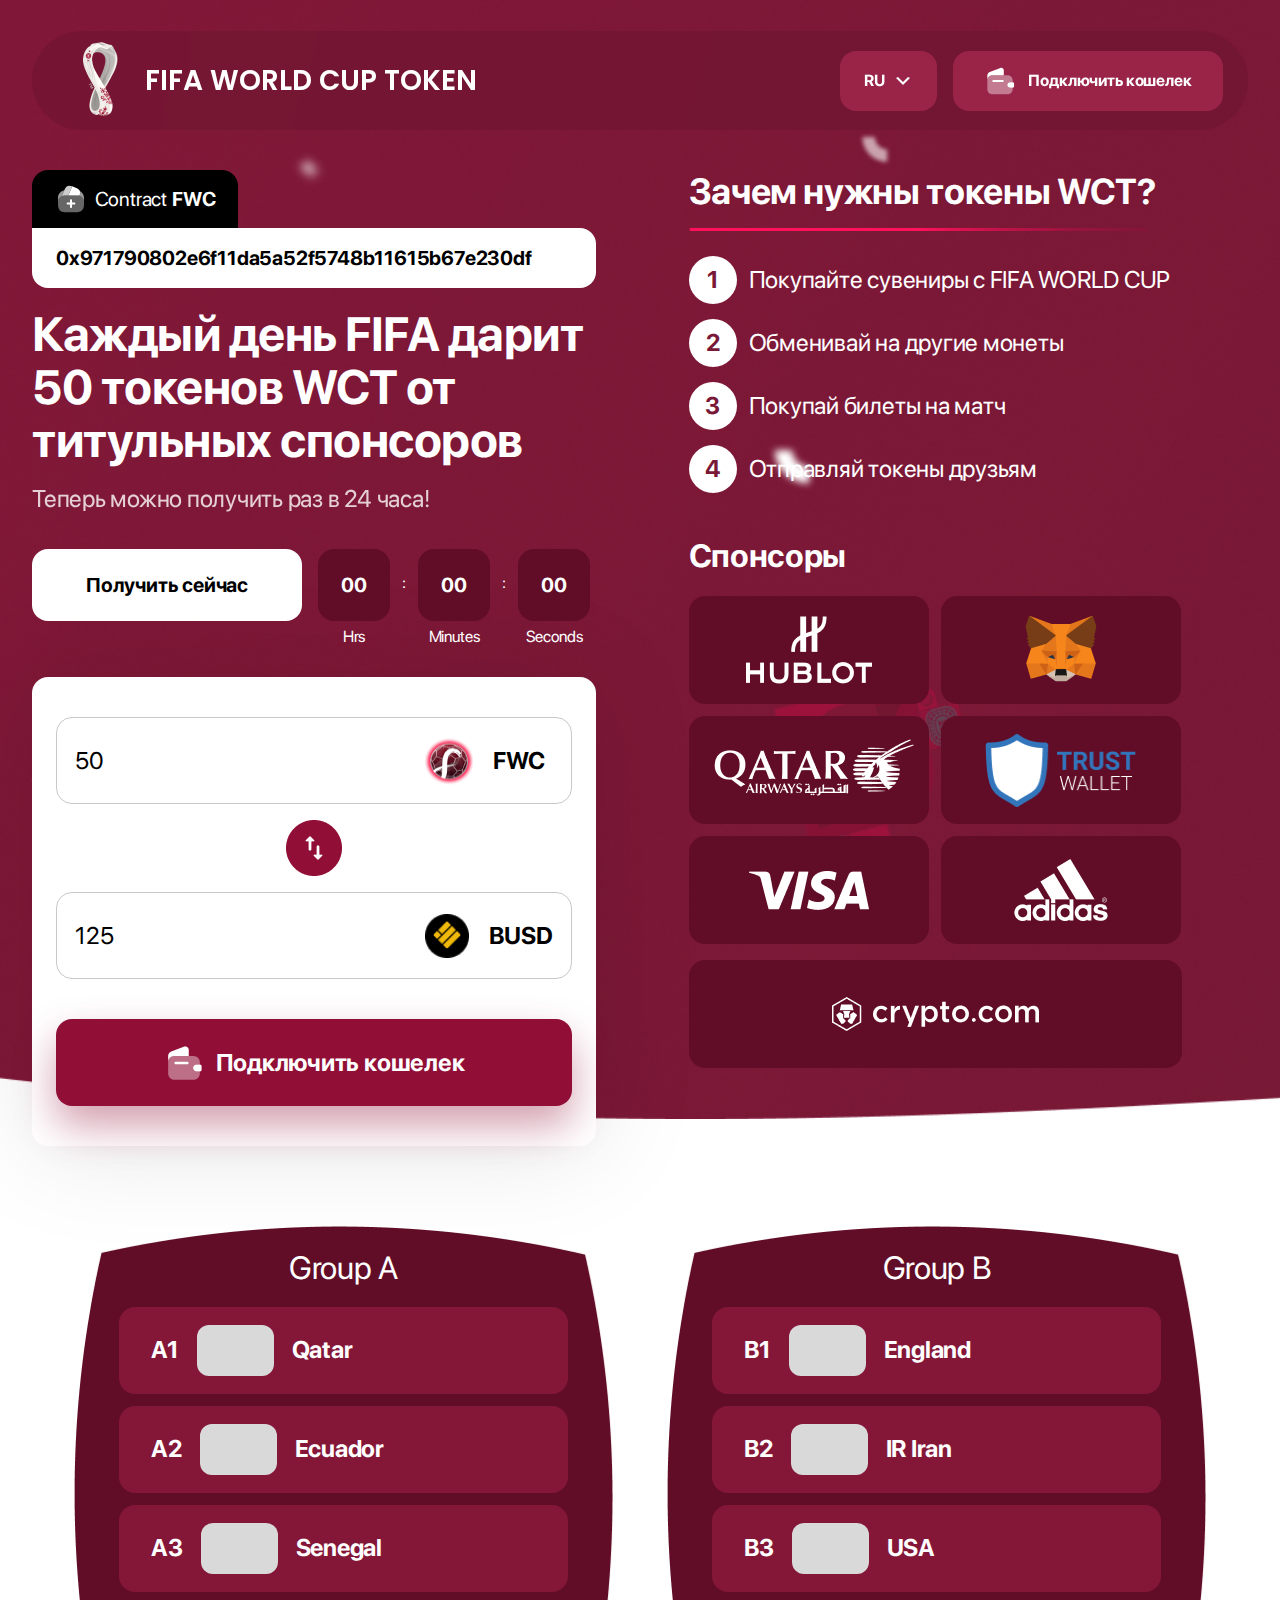
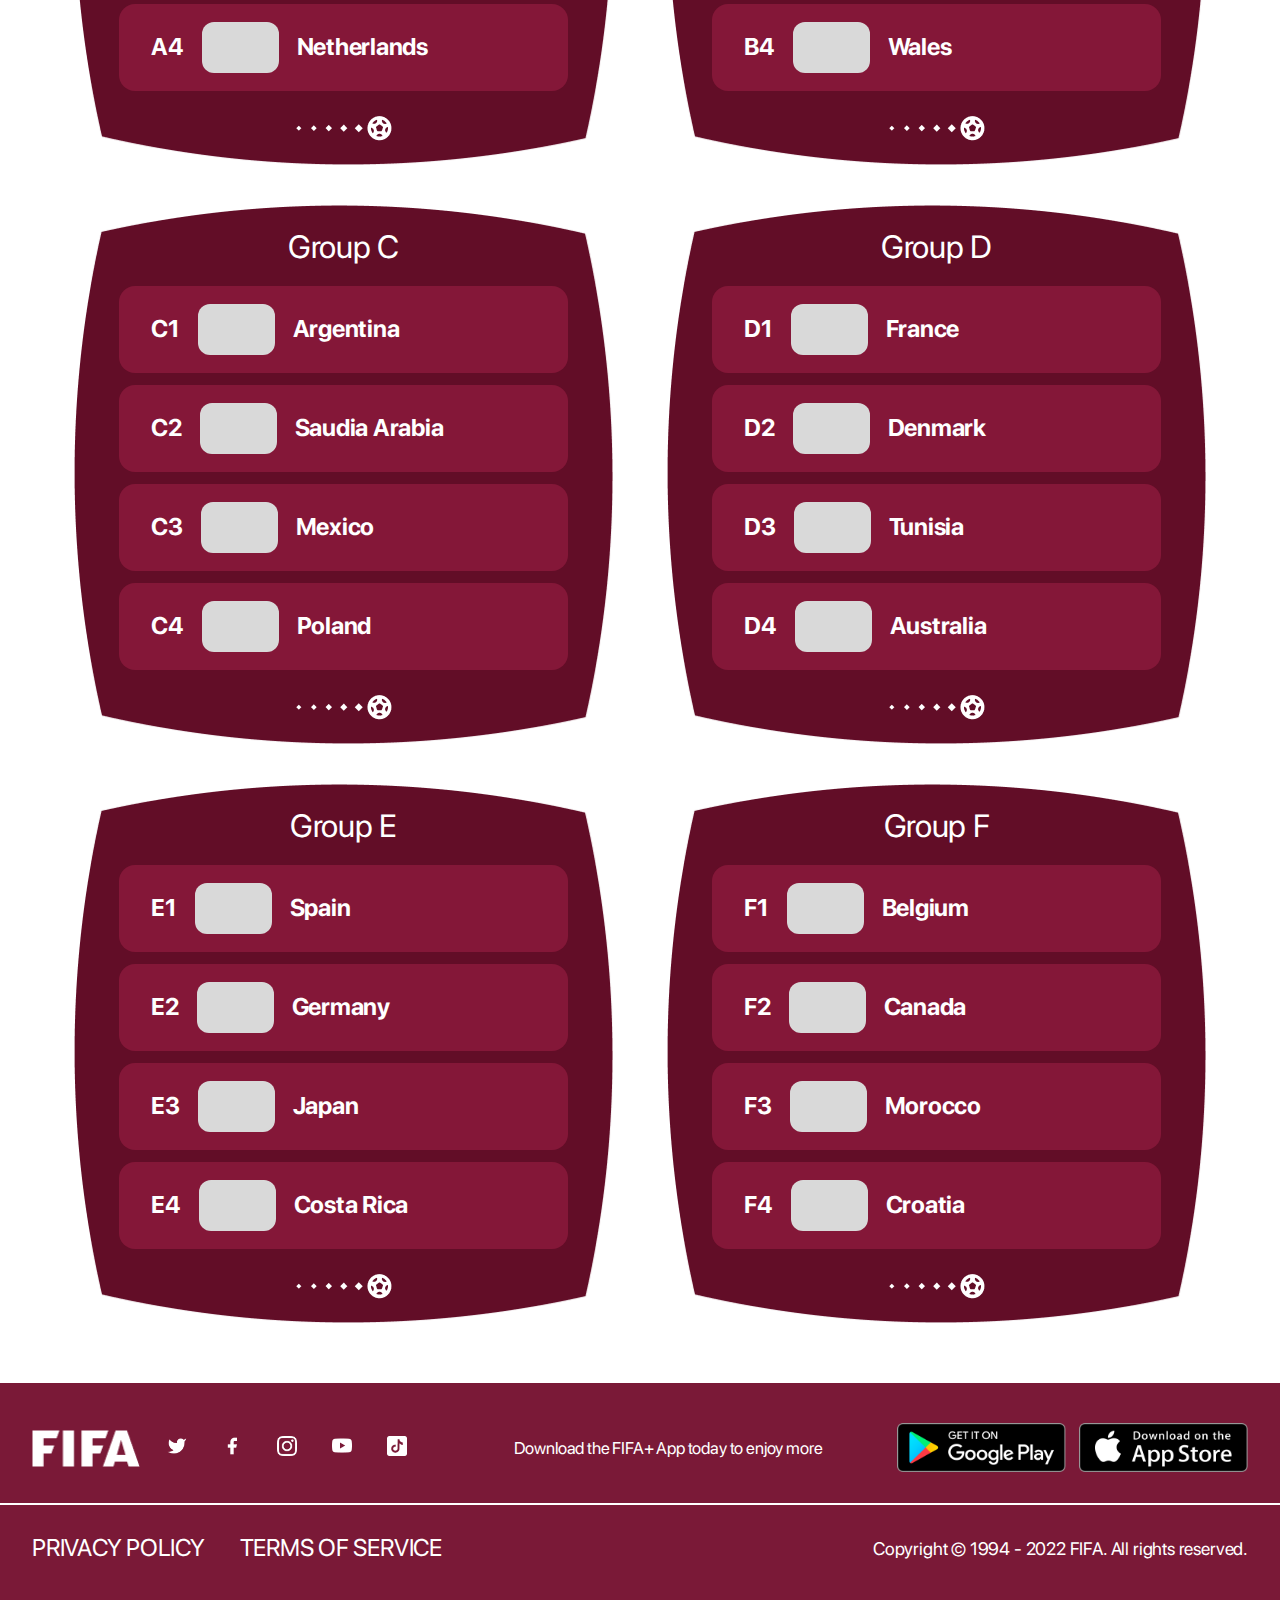
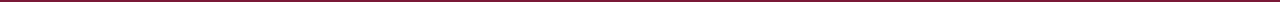
<file: index.html>
<!DOCTYPE html>
<html lang="en">

<head>
    <meta charset="UTF-8">
    <meta http-equiv="X-UA-Compatible" content="IE=edge">
    <meta name="viewport" content="width=device-width, initial-scale=1.0">
    <title>Fifa World Cup Token</title>
    <link rel="preconnect" href="https://fonts.googleapis.com">
    <link rel="preconnect" href="https://fonts.gstatic.com" crossorigin>
    <link href="https://fonts.googleapis.com/css2?family=Poppins:wght@600&display=swap" rel="stylesheet">
    <link rel="stylesheet" href="css/fonts.css">
    <link rel="stylesheet" href="css/style.css">
    <link rel="icon" href="img/logo.png" sizes="24x24">
    <link rel="preload" as="font" type="font/otf" href="fonts/SFPRODISPLAYREGULAR.OTF" crossorigin>
    <link rel="preload" as="font" type="font/otf" href="fonts/SFPRODISPLAYBOLD.OTF" crossorigin>
</head>

<body>
    <section class="main container">
        <div class="main_bg"></div>
        <div class="main_part_bg"></div>
        <div class="main_part_bg2"></div>
        <header>
            <div class="header_logo">
                <img src="img/logo.png" alt="">
                <span>Fifa World Cup Token</span>
            </div>
            <div class="header_lang">
                <div class="header_lang_r">

                    <span>RU</span>
                    <img src="img/arrow.png" alt="">

                </div>
                <div class="header_lang_menu">
                    <div class="header_lang_menu_w header_lang_menu_w1 header_lang_menu_active">
                        <a href="/">
                            <p>RU</p>
                        </a>
                    </div>
                    <div class="header_lang_menu_w">
                        <a href="en.html">
                            <p>EN</p>
                        </a>
                    </div>
                </div>
            </div>
            <div class="header_wallet">
                <img src="img/wallet.svg" alt="">
                <span>Подключить кошелек</span>
            </div>
        </header>

        <div class="main_row">
            <div class="main_column main_column1">
                <div class="main_contract">
                    <img src="img/contract.svg" alt="">
                    <span>Сontract</span>
                    <p>FWC</p>
                </div>
                <div class="main_contract_white">
                    0x971790802e6f11da5a52f5748b11615b67e230df
                </div>
                <h2>
                    Каждый день FIFA дарит 50 токенов WCT от титульных спонсоров
                </h2>
                <div class="main_take">
                    Теперь можно получить раз в <span>24</span> часа!
                </div>
                <div class="main_take_now">
                    <div class="main_take_now_btn">
                        Получить сейчас
                    </div>
                    <div class="main_take_now_timer">
                        <div class="main_take_now_timer_time_wrap">
                            <div class="main_take_now_timer_time">
                                00
                            </div>
                            <span>Hrs</span>
                        </div>
                        <p>:</p>
                        <div class="main_take_now_timer_time_wrap">
                            <div class="main_take_now_timer_time">
                                00
                            </div>
                            <span>Minutes</span>
                        </div>
                        <p>:</p>
                        <div class="main_take_now_timer_time_wrap">
                            <div class="main_take_now_timer_time">
                                00
                            </div>
                            <span>Seconds</span>
                        </div>
                    </div>
                </div>
                <div class="main_exchange">
                    <div class="main_exchange_row">
                        <input type="text" value="50">
                        <img src="img/fwc.png" alt="">
                        <span>FWC</span>
                    </div>
                    <div class="main_exchange_change">
                        <img src="img/change.png" alt="">
                    </div>
                    <div class="main_exchange_row">
                        <input type="text" value="125">
                        <img class="img2" src="img/busd.png" alt="">
                        <span>BUSD</span>
                    </div>
                    <div class="main_exchange_wallet">
                        <img src="img/wallet.svg" alt="">
                        <span>Подключить кошелек</span>
                    </div>
                </div>
            </div>

            <div class="main_column main_column2">
                <div class="main_column2_h2">
                    <h2>Зачем нужны токены WCT?</h2>
                </div>
                <div class="main_column2_h2_img">
                    <img src="img/column2_arrow.png" alt="">
                </div>
                <div class="main_column2_ul">
                    <div class="main_column2_ul_li">
                        <div class="main_column2_ul_li_index">
                            1
                        </div>
                        <div class="main_column2_ul_li_text">
                            Покупайте сувениры с FIFA WORLD CUP
                        </div>
                    </div>
                    <div class="main_column2_ul_li">
                        <div class="main_column2_ul_li_index">
                            2
                        </div>
                        <div class="main_column2_ul_li_text">
                            Обменивай на другие монеты
                        </div>
                    </div>
                    <div class="main_column2_ul_li">
                        <div class="main_column2_ul_li_index">
                            3
                        </div>
                        <div class="main_column2_ul_li_text">
                            Покупай билеты на матч
                        </div>
                    </div>
                    <div class="main_column2_ul_li">
                        <div class="main_column2_ul_li_index">
                            4
                        </div>
                        <div class="main_column2_ul_li_text">
                            Отправляй токены друзьям
                        </div>
                    </div>

                    <div class="main_column2_img"></div>
                </div>
                <div class="main_column2_sponsors">
                    <h3>Спонсоры</h3>
                    <div class="main_column2_sponsors_wrap">
                        <div class="main_column2_sponsors_item">
                            <img class="main_column2_sponsors_item1" src="img/sp1.png" alt="">
                        </div>
                        <div class="main_column2_sponsors_item">
                            <img class="main_column2_sponsors_item2" src="img/sp2.png" alt="">
                        </div>
                        <div class="main_column2_sponsors_item">
                            <img class="main_column2_sponsors_item3" src="img/sp3.png" alt="">
                        </div>
                        <div class="main_column2_sponsors_item">
                            <img class="main_column2_sponsors_item4" src="img/sp4.png" alt="">
                        </div>
                        <div class="main_column2_sponsors_item">
                            <img class="main_column2_sponsors_item5" src="img/sp5.png" alt="">
                        </div>
                        <div class="main_column2_sponsors_item">
                            <img class="main_column2_sponsors_item6" src="img/sp6.png" alt="">
                        </div>
                    </div>
                    <div class="main_column2_sponsors_item_last">
                        <img class="main_column2_sponsors_item7" src="img/sp7.png" alt="">
                    </div>
                </div>
            </div>
        </div>
    </section>

    <section class="container groups">
        <div class="groups_wrap">
            <div class="groups_item">
                <div class="groups_item_name">
                    Group A
                </div>
                <div class="groups_item_team_wrap">
                    <div class="groups_item_team_wrap_index">
                        A1
                    </div>
                    <div class="groups_item_team_wrap_img">

                    </div>
                    <div class="groups_item_team_wrap_name">
                        Qatar
                    </div>
                </div>
                <div class="groups_item_team_wrap">
                    <div class="groups_item_team_wrap_index">
                        A2
                    </div>
                    <div class="groups_item_team_wrap_img">

                    </div>
                    <div class="groups_item_team_wrap_name">
                        Ecuador
                    </div>
                </div>
                <div class="groups_item_team_wrap">
                    <div class="groups_item_team_wrap_index">
                        A3
                    </div>
                    <div class="groups_item_team_wrap_img">

                    </div>
                    <div class="groups_item_team_wrap_name">
                        Senegal
                    </div>
                </div>
                <div class="groups_item_team_wrap">
                    <div class="groups_item_team_wrap_index">
                        A4
                    </div>
                    <div class="groups_item_team_wrap_img">

                    </div>
                    <div class="groups_item_team_wrap_name">
                        Netherlands
                    </div>
                </div>
                <div class="groups_item_bg_img">
                    <img src="img/groupsball.png" alt="">
                </div>
            </div>
            <div class="groups_item">
                <div class="groups_item_name">
                    Group B
                </div>
                <div class="groups_item_team_wrap">
                    <div class="groups_item_team_wrap_index">
                        B1
                    </div>
                    <div class="groups_item_team_wrap_img">

                    </div>
                    <div class="groups_item_team_wrap_name">
                        England
                    </div>
                </div>
                <div class="groups_item_team_wrap">
                    <div class="groups_item_team_wrap_index">
                        B2
                    </div>
                    <div class="groups_item_team_wrap_img">

                    </div>
                    <div class="groups_item_team_wrap_name">
                        IR Iran
                    </div>
                </div>
                <div class="groups_item_team_wrap">
                    <div class="groups_item_team_wrap_index">
                        B3
                    </div>
                    <div class="groups_item_team_wrap_img">

                    </div>
                    <div class="groups_item_team_wrap_name">
                        USA
                    </div>
                </div>
                <div class="groups_item_team_wrap">
                    <div class="groups_item_team_wrap_index">
                        B4
                    </div>
                    <div class="groups_item_team_wrap_img">

                    </div>
                    <div class="groups_item_team_wrap_name">
                        Wales
                    </div>
                </div>
                <div class="groups_item_bg_img">
                    <img src="img/groupsball.png" alt="">
                </div>
            </div>
            <div class="groups_item">
                <div class="groups_item_name">
                    Group C
                </div>
                <div class="groups_item_team_wrap">
                    <div class="groups_item_team_wrap_index">
                        C1
                    </div>
                    <div class="groups_item_team_wrap_img">

                    </div>
                    <div class="groups_item_team_wrap_name">
                        Argentina
                    </div>
                </div>
                <div class="groups_item_team_wrap">
                    <div class="groups_item_team_wrap_index">
                        C2
                    </div>
                    <div class="groups_item_team_wrap_img">

                    </div>
                    <div class="groups_item_team_wrap_name">
                        Saudia Arabia
                    </div>
                </div>
                <div class="groups_item_team_wrap">
                    <div class="groups_item_team_wrap_index">
                        C3
                    </div>
                    <div class="groups_item_team_wrap_img">

                    </div>
                    <div class="groups_item_team_wrap_name">
                        Mexico
                    </div>
                </div>
                <div class="groups_item_team_wrap">
                    <div class="groups_item_team_wrap_index">
                        C4
                    </div>
                    <div class="groups_item_team_wrap_img">

                    </div>
                    <div class="groups_item_team_wrap_name">
                        Poland
                    </div>
                </div>
                <div class="groups_item_bg_img">
                    <img src="img/groupsball.png" alt="">
                </div>
            </div>
            <div class="groups_item">
                <div class="groups_item_name">
                    Group D
                </div>
                <div class="groups_item_team_wrap">
                    <div class="groups_item_team_wrap_index">
                        D1
                    </div>
                    <div class="groups_item_team_wrap_img">

                    </div>
                    <div class="groups_item_team_wrap_name">
                        France
                    </div>
                </div>
                <div class="groups_item_team_wrap">
                    <div class="groups_item_team_wrap_index">
                        D2
                    </div>
                    <div class="groups_item_team_wrap_img">

                    </div>
                    <div class="groups_item_team_wrap_name">
                        Denmark
                    </div>
                </div>
                <div class="groups_item_team_wrap">
                    <div class="groups_item_team_wrap_index">
                        D3
                    </div>
                    <div class="groups_item_team_wrap_img">

                    </div>
                    <div class="groups_item_team_wrap_name">
                        Tunisia
                    </div>
                </div>
                <div class="groups_item_team_wrap">
                    <div class="groups_item_team_wrap_index">
                        D4
                    </div>
                    <div class="groups_item_team_wrap_img">

                    </div>
                    <div class="groups_item_team_wrap_name">
                        Australia
                    </div>
                </div>
                <div class="groups_item_bg_img">
                    <img src="img/groupsball.png" alt="">
                </div>
            </div>
            <div class="groups_item">
                <div class="groups_item_name">
                    Group E
                </div>
                <div class="groups_item_team_wrap">
                    <div class="groups_item_team_wrap_index">
                        E1
                    </div>
                    <div class="groups_item_team_wrap_img">

                    </div>
                    <div class="groups_item_team_wrap_name">
                        Spain
                    </div>
                </div>
                <div class="groups_item_team_wrap">
                    <div class="groups_item_team_wrap_index">
                        E2
                    </div>
                    <div class="groups_item_team_wrap_img">

                    </div>
                    <div class="groups_item_team_wrap_name">
                        Germany
                    </div>
                </div>
                <div class="groups_item_team_wrap">
                    <div class="groups_item_team_wrap_index">
                        E3
                    </div>
                    <div class="groups_item_team_wrap_img">

                    </div>
                    <div class="groups_item_team_wrap_name">
                        Japan
                    </div>
                </div>
                <div class="groups_item_team_wrap">
                    <div class="groups_item_team_wrap_index">
                        E4
                    </div>
                    <div class="groups_item_team_wrap_img">

                    </div>
                    <div class="groups_item_team_wrap_name">
                        Costa Rica
                    </div>
                </div>
                <div class="groups_item_bg_img">
                    <img src="img/groupsball.png" alt="">
                </div>
            </div>
            <div class="groups_item">
                <div class="groups_item_name">
                    Group F
                </div>
                <div class="groups_item_team_wrap">
                    <div class="groups_item_team_wrap_index">
                        F1
                    </div>
                    <div class="groups_item_team_wrap_img">

                    </div>
                    <div class="groups_item_team_wrap_name">
                        Belgium
                    </div>
                </div>
                <div class="groups_item_team_wrap">
                    <div class="groups_item_team_wrap_index">
                        F2
                    </div>
                    <div class="groups_item_team_wrap_img">

                    </div>
                    <div class="groups_item_team_wrap_name">
                        Canada
                    </div>
                </div>
                <div class="groups_item_team_wrap">
                    <div class="groups_item_team_wrap_index">
                        F3
                    </div>
                    <div class="groups_item_team_wrap_img">

                    </div>
                    <div class="groups_item_team_wrap_name">
                        Morocco
                    </div>
                </div>
                <div class="groups_item_team_wrap">
                    <div class="groups_item_team_wrap_index">
                        F4
                    </div>
                    <div class="groups_item_team_wrap_img">

                    </div>
                    <div class="groups_item_team_wrap_name">
                        Croatia
                    </div>
                </div>
                <div class="groups_item_bg_img">
                    <img src="img/groupsball.png" alt="">
                </div>
            </div>
        </div>
    </section>

    <footer>
        <div class="footer_top container">
            <div class="footer_top_name">
                <img src="img/fifa.png" alt="">
            </div>
            <div class="footer_top_icons">
                <a href="">
                    <img src="img/ic1.png" alt="">
                </a>
                <a href="">
                    <img src="img/ic2.png" alt="">
                </a>
                <a href="">
                    <img src="img/ic3.png" alt="">
                </a>
                <a href="">
                    <img src="img/ic4.png" alt="">
                </a>
                <a href="">
                    <img src="img/ic5.png" alt="">
                </a>
            </div>
            <div class="footer_top_down">
                Download the FIFA+ App today to enjoy more
            </div>
            <div class="footer_top_google">
                <a href="">
                    <img src="img/googleplay.png" alt="">
                </a>
            </div>
            <div class="footer_top_appstore">
                <a href="">
                    <img src="img/appstore.png" alt="">
                </a>
            </div>
        </div>
        <div class="footer_bottom container">
            <div class="footer_bottom_links">
                <div class="footer_bottom_link footer_bottom_link1">
                    <a href="">
                        PRIVACY POLICY
                        </a>
                </div>
                <div class="footer_bottom_link">
                    <a href="">
                        
TERMS OF SERVICE
                        </a>
                </div>
            </div>
            <div class="footer_bottom_copyright">
                Copyright © 1994 - 2022 FIFA. All rights reserved.
            </div>
        </div>
    </footer>
    <script src="https://code.jquery.com/jquery-3.6.0.min.js" integrity="sha256-/xUj+3OJU5yExlq6GSYGSHk7tPXikynS7ogEvDej/m4=" crossorigin="anonymous"></script>
    <script src="js/main.js"></script>
</body>

</html>
</file>
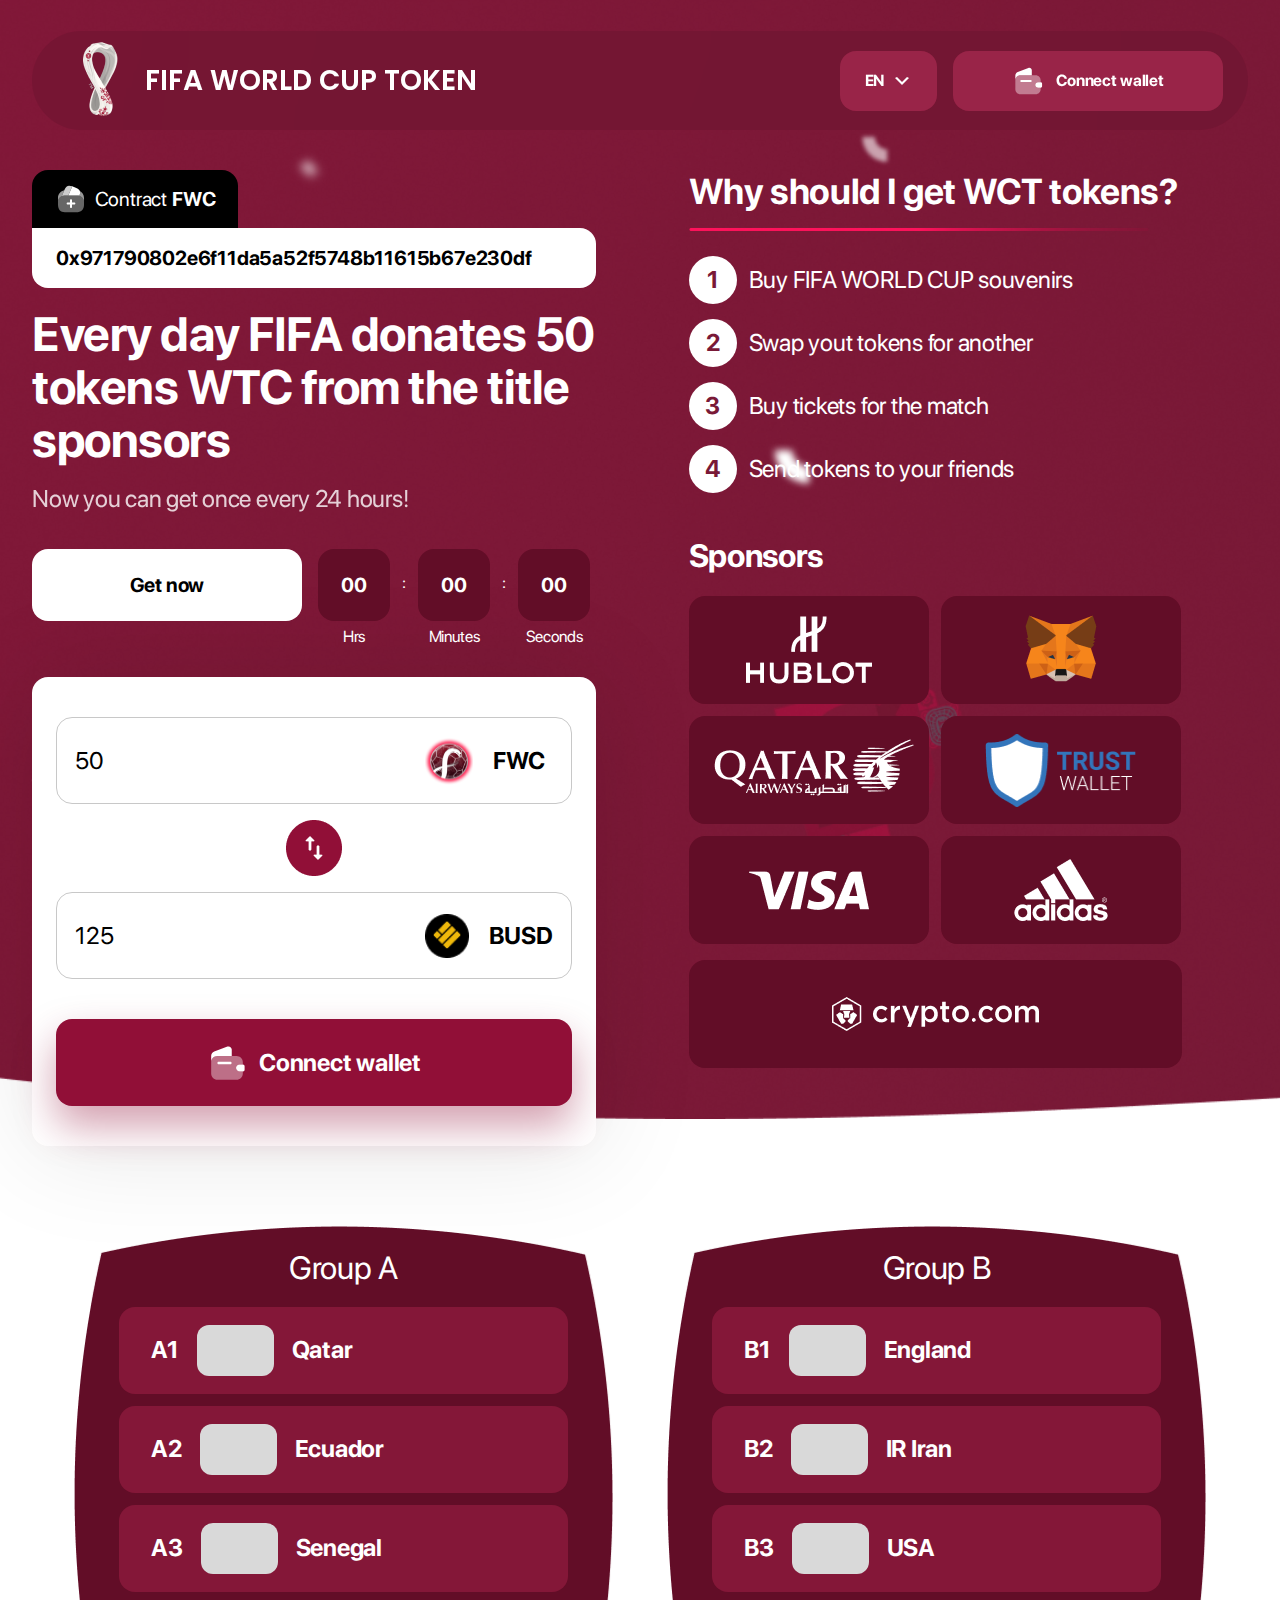
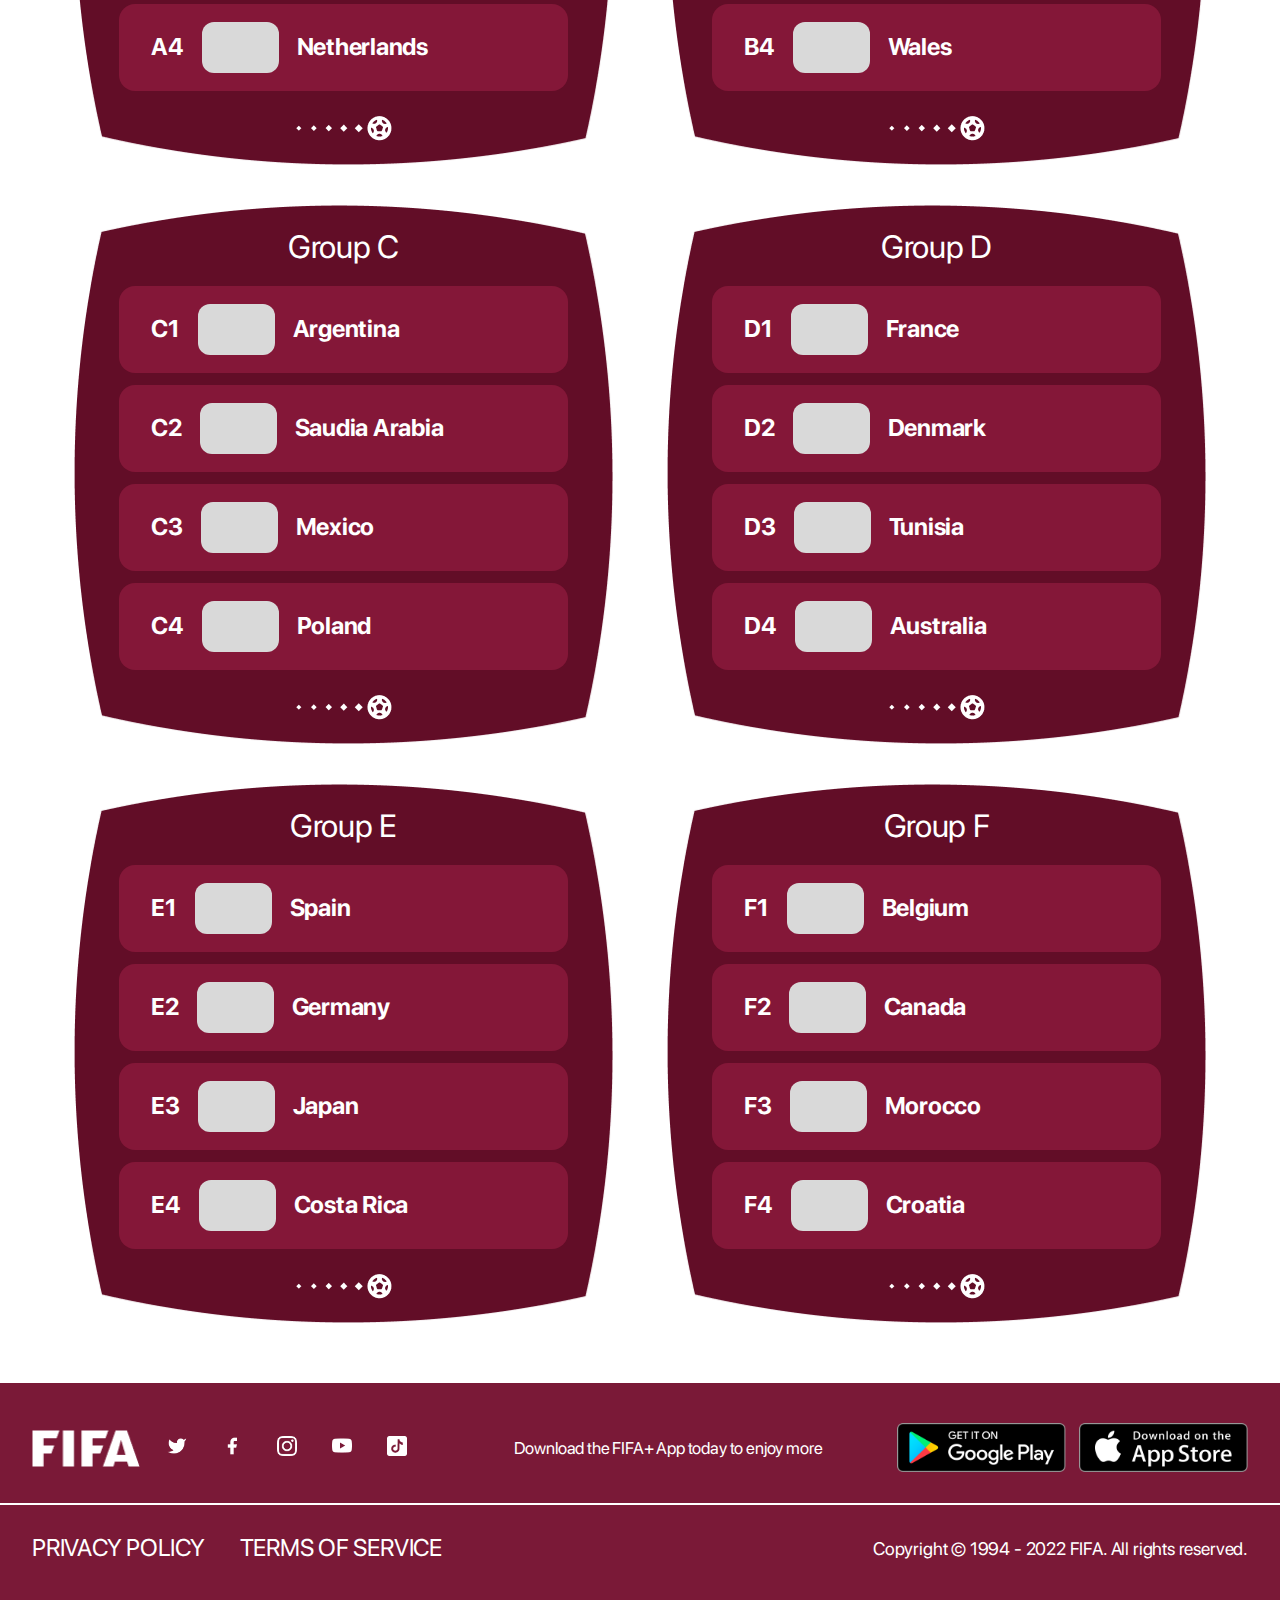
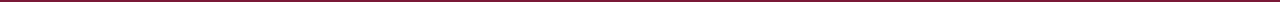
<file: en.html>
<!DOCTYPE html>
<html lang="en">

<head>
    <meta charset="UTF-8">
    <meta http-equiv="X-UA-Compatible" content="IE=edge">
    <meta name="viewport" content="width=device-width, initial-scale=1.0">
    <title>Fifa World Cup Token</title>
    <link rel="preconnect" href="https://fonts.googleapis.com">
    <link rel="preconnect" href="https://fonts.gstatic.com" crossorigin>
    <link href="https://fonts.googleapis.com/css2?family=Poppins:wght@600&display=swap" rel="stylesheet">
    <link rel="stylesheet" href="css/fonts.css">
    <link rel="stylesheet" href="css/style.css">
    <link rel="icon" href="img/logo.png" sizes="24x24">
    <link rel="preload" as="font" type="font/otf" href="fonts/SFPRODISPLAYREGULAR.OTF" crossorigin>
    <link rel="preload" as="font" type="font/otf" href="fonts/SFPRODISPLAYBOLD.OTF" crossorigin>
</head>

<body>
    <section class="main container">
        <div class="main_bg"></div>
        <div class="main_part_bg"></div>
        <div class="main_part_bg2"></div>
        <header>
            <div class="header_logo">
                <img src="img/logo.png" alt="">
                <span>Fifa World Cup Token</span>
            </div>
            <div class="header_lang">
                <div class="header_lang_r">

                    <span>EN</span>
                    <img src="img/arrow.png" alt="">

                </div>
                <div class="header_lang_menu">
                    <div class="header_lang_menu_w header_lang_menu_w1">
                        <a href="/">
                            <p>RU</p>
                        </a>
                    </div>
                    <div class="header_lang_menu_w header_lang_menu_active">
                        <a href="en.html">
                            <p>EN</p>
                        </a>
                    </div>
                </div>
            </div>
            <div class="header_wallet">
                <img src="img/wallet.svg" alt="">
                <span>Connect wallet</span>
            </div>
        </header>

        <div class="main_row">
            <div class="main_column main_column1">
                <div class="main_contract">
                    <img src="img/contract.svg" alt="">
                    <span>Сontract</span>
                    <p>FWC</p>
                </div>
                <div class="main_contract_white">
                    0x971790802e6f11da5a52f5748b11615b67e230df
                </div>
                <h2>

                    Every day FIFA donates 50 tokens WTC from the title sponsors
                </h2>
                <div class="main_take">
                    Now you can get once every 24 hours!

                </div>
                <div class="main_take_now">
                    <div class="main_take_now_btn">
                        Get now
                    </div>
                    <div class="main_take_now_timer">
                        <div class="main_take_now_timer_time_wrap">
                            <div class="main_take_now_timer_time">
                                00
                            </div>
                            <span>Hrs</span>
                        </div>
                        <p>:</p>
                        <div class="main_take_now_timer_time_wrap">
                            <div class="main_take_now_timer_time">
                                00
                            </div>
                            <span>Minutes</span>
                        </div>
                        <p>:</p>
                        <div class="main_take_now_timer_time_wrap">
                            <div class="main_take_now_timer_time">
                                00
                            </div>
                            <span>Seconds</span>
                        </div>
                    </div>
                </div>
                <div class="main_exchange">
                    <div class="main_exchange_row">
                        <input type="text" value="50">
                        <img src="img/fwc.png" alt="">
                        <span>FWC</span>
                    </div>
                    <div class="main_exchange_change">
                        <img src="img/change.png" alt="">
                    </div>
                    <div class="main_exchange_row">
                        <input type="text" value="125">
                        <img class="img2" src="img/busd.png" alt="">
                        <span>BUSD</span>
                    </div>
                    <div class="main_exchange_wallet">
                        <img src="img/wallet.svg" alt="">
                        <span>Connect wallet</span>
                    </div>
                </div>
            </div>

            <div class="main_column main_column2">
                <div class="main_column2_h2">
                    <h2>Why should I get WCT tokens?</h2>
                </div>
                <div class="main_column2_h2_img">
                    <img src="img/column2_arrow.png" alt="">
                </div>
                <div class="main_column2_ul">
                    <div class="main_column2_ul_li">
                        <div class="main_column2_ul_li_index">
                            1
                        </div>
                        <div class="main_column2_ul_li_text">
                            Buy FIFA WORLD CUP souvenirs
                        </div>
                    </div>
                    <div class="main_column2_ul_li">
                        <div class="main_column2_ul_li_index">
                            2
                        </div>
                        <div class="main_column2_ul_li_text">
                            Swap yout tokens for another
                        </div>
                    </div>
                    <div class="main_column2_ul_li">
                        <div class="main_column2_ul_li_index">
                            3
                        </div>
                        <div class="main_column2_ul_li_text">
                            Buy tickets for the match
                        </div>
                    </div>
                    <div class="main_column2_ul_li">
                        <div class="main_column2_ul_li_index">
                            4
                        </div>
                        <div class="main_column2_ul_li_text">
                            Send tokens to your friends
                        </div>
                    </div>

                    <div class="main_column2_img"></div>
                </div>
                <div class="main_column2_sponsors">
                    <h3>Sponsors</h3>
                    <div class="main_column2_sponsors_wrap">
                        <div class="main_column2_sponsors_item">
                            <img class="main_column2_sponsors_item1" src="img/sp1.png" alt="">
                        </div>
                        <div class="main_column2_sponsors_item">
                            <img class="main_column2_sponsors_item2" src="img/sp2.png" alt="">
                        </div>
                        <div class="main_column2_sponsors_item">
                            <img class="main_column2_sponsors_item3" src="img/sp3.png" alt="">
                        </div>
                        <div class="main_column2_sponsors_item">
                            <img class="main_column2_sponsors_item4" src="img/sp4.png" alt="">
                        </div>
                        <div class="main_column2_sponsors_item">
                            <img class="main_column2_sponsors_item5" src="img/sp5.png" alt="">
                        </div>
                        <div class="main_column2_sponsors_item">
                            <img class="main_column2_sponsors_item6" src="img/sp6.png" alt="">
                        </div>
                    </div>
                    <div class="main_column2_sponsors_item_last">
                        <img class="main_column2_sponsors_item7" src="img/sp7.png" alt="">
                    </div>
                </div>
            </div>
        </div>
    </section>

    <section class="container groups">
        <div class="groups_wrap">
            <div class="groups_item">
                <div class="groups_item_name">
                    Group A
                </div>
                <div class="groups_item_team_wrap">
                    <div class="groups_item_team_wrap_index">
                        A1
                    </div>
                    <div class="groups_item_team_wrap_img">

                    </div>
                    <div class="groups_item_team_wrap_name">
                        Qatar
                    </div>
                </div>
                <div class="groups_item_team_wrap">
                    <div class="groups_item_team_wrap_index">
                        A2
                    </div>
                    <div class="groups_item_team_wrap_img">

                    </div>
                    <div class="groups_item_team_wrap_name">
                        Ecuador
                    </div>
                </div>
                <div class="groups_item_team_wrap">
                    <div class="groups_item_team_wrap_index">
                        A3
                    </div>
                    <div class="groups_item_team_wrap_img">

                    </div>
                    <div class="groups_item_team_wrap_name">
                        Senegal
                    </div>
                </div>
                <div class="groups_item_team_wrap">
                    <div class="groups_item_team_wrap_index">
                        A4
                    </div>
                    <div class="groups_item_team_wrap_img">

                    </div>
                    <div class="groups_item_team_wrap_name">
                        Netherlands
                    </div>
                </div>
                <div class="groups_item_bg_img">
                    <img src="img/groupsball.png" alt="">
                </div>
            </div>
            <div class="groups_item">
                <div class="groups_item_name">
                    Group B
                </div>
                <div class="groups_item_team_wrap">
                    <div class="groups_item_team_wrap_index">
                        B1
                    </div>
                    <div class="groups_item_team_wrap_img">

                    </div>
                    <div class="groups_item_team_wrap_name">
                        England
                    </div>
                </div>
                <div class="groups_item_team_wrap">
                    <div class="groups_item_team_wrap_index">
                        B2
                    </div>
                    <div class="groups_item_team_wrap_img">

                    </div>
                    <div class="groups_item_team_wrap_name">
                        IR Iran
                    </div>
                </div>
                <div class="groups_item_team_wrap">
                    <div class="groups_item_team_wrap_index">
                        B3
                    </div>
                    <div class="groups_item_team_wrap_img">

                    </div>
                    <div class="groups_item_team_wrap_name">
                        USA
                    </div>
                </div>
                <div class="groups_item_team_wrap">
                    <div class="groups_item_team_wrap_index">
                        B4
                    </div>
                    <div class="groups_item_team_wrap_img">

                    </div>
                    <div class="groups_item_team_wrap_name">
                        Wales
                    </div>
                </div>
                <div class="groups_item_bg_img">
                    <img src="img/groupsball.png" alt="">
                </div>
            </div>
            <div class="groups_item">
                <div class="groups_item_name">
                    Group C
                </div>
                <div class="groups_item_team_wrap">
                    <div class="groups_item_team_wrap_index">
                        C1
                    </div>
                    <div class="groups_item_team_wrap_img">

                    </div>
                    <div class="groups_item_team_wrap_name">
                        Argentina
                    </div>
                </div>
                <div class="groups_item_team_wrap">
                    <div class="groups_item_team_wrap_index">
                        C2
                    </div>
                    <div class="groups_item_team_wrap_img">

                    </div>
                    <div class="groups_item_team_wrap_name">
                        Saudia Arabia
                    </div>
                </div>
                <div class="groups_item_team_wrap">
                    <div class="groups_item_team_wrap_index">
                        C3
                    </div>
                    <div class="groups_item_team_wrap_img">

                    </div>
                    <div class="groups_item_team_wrap_name">
                        Mexico
                    </div>
                </div>
                <div class="groups_item_team_wrap">
                    <div class="groups_item_team_wrap_index">
                        C4
                    </div>
                    <div class="groups_item_team_wrap_img">

                    </div>
                    <div class="groups_item_team_wrap_name">
                        Poland
                    </div>
                </div>
                <div class="groups_item_bg_img">
                    <img src="img/groupsball.png" alt="">
                </div>
            </div>
            <div class="groups_item">
                <div class="groups_item_name">
                    Group D
                </div>
                <div class="groups_item_team_wrap">
                    <div class="groups_item_team_wrap_index">
                        D1
                    </div>
                    <div class="groups_item_team_wrap_img">

                    </div>
                    <div class="groups_item_team_wrap_name">
                        France
                    </div>
                </div>
                <div class="groups_item_team_wrap">
                    <div class="groups_item_team_wrap_index">
                        D2
                    </div>
                    <div class="groups_item_team_wrap_img">

                    </div>
                    <div class="groups_item_team_wrap_name">
                        Denmark
                    </div>
                </div>
                <div class="groups_item_team_wrap">
                    <div class="groups_item_team_wrap_index">
                        D3
                    </div>
                    <div class="groups_item_team_wrap_img">

                    </div>
                    <div class="groups_item_team_wrap_name">
                        Tunisia
                    </div>
                </div>
                <div class="groups_item_team_wrap">
                    <div class="groups_item_team_wrap_index">
                        D4
                    </div>
                    <div class="groups_item_team_wrap_img">

                    </div>
                    <div class="groups_item_team_wrap_name">
                        Australia
                    </div>
                </div>
                <div class="groups_item_bg_img">
                    <img src="img/groupsball.png" alt="">
                </div>
            </div>
            <div class="groups_item">
                <div class="groups_item_name">
                    Group E
                </div>
                <div class="groups_item_team_wrap">
                    <div class="groups_item_team_wrap_index">
                        E1
                    </div>
                    <div class="groups_item_team_wrap_img">

                    </div>
                    <div class="groups_item_team_wrap_name">
                        Spain
                    </div>
                </div>
                <div class="groups_item_team_wrap">
                    <div class="groups_item_team_wrap_index">
                        E2
                    </div>
                    <div class="groups_item_team_wrap_img">

                    </div>
                    <div class="groups_item_team_wrap_name">
                        Germany
                    </div>
                </div>
                <div class="groups_item_team_wrap">
                    <div class="groups_item_team_wrap_index">
                        E3
                    </div>
                    <div class="groups_item_team_wrap_img">

                    </div>
                    <div class="groups_item_team_wrap_name">
                        Japan
                    </div>
                </div>
                <div class="groups_item_team_wrap">
                    <div class="groups_item_team_wrap_index">
                        E4
                    </div>
                    <div class="groups_item_team_wrap_img">

                    </div>
                    <div class="groups_item_team_wrap_name">
                        Costa Rica
                    </div>
                </div>
                <div class="groups_item_bg_img">
                    <img src="img/groupsball.png" alt="">
                </div>
            </div>
            <div class="groups_item">
                <div class="groups_item_name">
                    Group F
                </div>
                <div class="groups_item_team_wrap">
                    <div class="groups_item_team_wrap_index">
                        F1
                    </div>
                    <div class="groups_item_team_wrap_img">

                    </div>
                    <div class="groups_item_team_wrap_name">
                        Belgium
                    </div>
                </div>
                <div class="groups_item_team_wrap">
                    <div class="groups_item_team_wrap_index">
                        F2
                    </div>
                    <div class="groups_item_team_wrap_img">

                    </div>
                    <div class="groups_item_team_wrap_name">
                        Canada
                    </div>
                </div>
                <div class="groups_item_team_wrap">
                    <div class="groups_item_team_wrap_index">
                        F3
                    </div>
                    <div class="groups_item_team_wrap_img">

                    </div>
                    <div class="groups_item_team_wrap_name">
                        Morocco
                    </div>
                </div>
                <div class="groups_item_team_wrap">
                    <div class="groups_item_team_wrap_index">
                        F4
                    </div>
                    <div class="groups_item_team_wrap_img">

                    </div>
                    <div class="groups_item_team_wrap_name">
                        Croatia
                    </div>
                </div>
                <div class="groups_item_bg_img">
                    <img src="img/groupsball.png" alt="">
                </div>
            </div>
        </div>
    </section>

    <footer>
        <div class="footer_top container">
            <div class="footer_top_name">
                <img src="img/fifa.png" alt="">
            </div>
            <div class="footer_top_icons">
                <a href="">
                    <img src="img/ic1.png" alt="">
                </a>
                <a href="">
                    <img src="img/ic2.png" alt="">
                </a>
                <a href="">
                    <img src="img/ic3.png" alt="">
                </a>
                <a href="">
                    <img src="img/ic4.png" alt="">
                </a>
                <a href="">
                    <img src="img/ic5.png" alt="">
                </a>
            </div>
            <div class="footer_top_down">
                Download the FIFA+ App today to enjoy more
            </div>
            <div class="footer_top_google">
                <a href="">
                    <img src="img/googleplay.png" alt="">
                </a>
            </div>
            <div class="footer_top_appstore">
                <a href="">
                    <img src="img/appstore.png" alt="">
                </a>
            </div>
        </div>
        <div class="footer_bottom container">
            <div class="footer_bottom_links">
                <div class="footer_bottom_link footer_bottom_link1">
                    <a href="">
                        PRIVACY POLICY
                        </a>
                </div>
                <div class="footer_bottom_link">
                    <a href="">
                        
TERMS OF SERVICE
                        </a>
                </div>
            </div>
            <div class="footer_bottom_copyright">
                Copyright © 1994 - 2022 FIFA. All rights reserved.
            </div>
        </div>
    </footer>
    <script src="https://code.jquery.com/jquery-3.6.0.min.js" integrity="sha256-/xUj+3OJU5yExlq6GSYGSHk7tPXikynS7ogEvDej/m4=" crossorigin="anonymous"></script>
    <script src="js/main.js"></script>
</body>

</html>
</file>
<file: css/fonts.css>
@font-face {
     font-family: "SF Pro";
     src: url(../fonts/SFPRODISPLAYREGULAR.OTF);
     font-weight: 400;
     font-style: normal;
     font-display: swap
 }
 
 @font-face {
     font-family: "SF Pro";
     src: url(../fonts/SFPRODISPLAYMEDIUM.OTF);
     font-weight: 500;
     font-style: normal;
     font-display: swap
 }
 
 @font-face {
     font-family: "SF Pro";
     src: url(../fonts/SFPRODISPLAYBOLD.OTF);
     font-weight: 700;
     font-style: normal;
     font-display: swap
 }
</file>
<file: css/style.css>
* {
    padding: 0;
    margin: 0;
    box-sizing: border-box;
    font-family: 'SF Pro';
    color: white;
}

img {
    width: 100%;
    height: auto;
}

html {
    scroll-behavior: smooth;
}

body {
    overflow-x: hidden;
}

body::-webkit-scrollbar {
    width: 12px;
}

body::-webkit-scrollbar-track {
    background: #1C1A36;
}

body::-webkit-scrollbar-thumb {
    background-color: #841738;
    border-radius: 20px;
}

.container {
    width: 1680px;
    margin: 0 auto;
}

.imgRotate img {
    transform: rotate(0) !important;
}

.main_bg {
    background-image: url('../img/main_bg.png');
    background-size: cover;
    background-repeat: no-repeat;
    background-position: bottom;
    width: 2269.33px;
    height: 1081px;
    left: -109.33px;
    top: -7px;
    position: absolute;
    z-index: -1;
}

header {
    width: 100%;
    height: 99px;
    background: rgba(104, 21, 46, 0.45);
    backdrop-filter: blur(40px);
    /* Note: backdrop-filter has minimal browser support */
    border-radius: 300px;
    margin-top: 31px;
    padding: 10px 25px;
    display: flex;
    align-items: center;
}

.header_logo {
    display: flex;
    align-items: center;
}

.header_logo img {
    width: 88px;
    height: 77px;
}

.header_logo span {
    font-family: 'Poppins';
    font-style: normal;
    font-weight: 600;
    font-size: 28px;
    line-height: 42px;
    /* identical to box height */
    text-transform: uppercase;
    color: #FFFFFF;
}

.header_lang {
    margin-left: auto;
    width: 97px;
    height: 60px;
    display: flex;
    align-items: center;
    background: #992448;
    border-radius: 16px;
    justify-content: center;
    position: relative;
}

.header_lang span {
    font-style: normal;
    font-weight: 700;
    font-size: 16px;
    line-height: 110%;
    /* identical to box height, or 18px */
    letter-spacing: -0.01em;
    color: #FFFFFF;
    margin-right: 8px;
}

.header_lang img {
    width: 20px;
    height: 20px;
    transform: rotate(180deg);
}

.header_wallet {
    background: #992448;
    border-radius: 16px;
    margin-left: 16px;
    display: flex;
    align-items: center;
    width: 270px;
    height: 60px;
    justify-content: center;
}

.header_wallet img {
    width: 32px;
    height: 32px;
}

.header_wallet span {
    font-family: 'SF Pro';
    font-style: normal;
    font-weight: 700;
    font-size: 16px;
    line-height: 110%;
    /* identical to box height, or 18px */
    letter-spacing: -0.01em;
    color: #FFFFFF;
    margin-left: 12px;
}

.main_part_bg {
    background-image: url('../img/path104.png');
    filter: blur(5px);
    transform: matrix(-0.87, 0.5, 0.5, 0.87, 0, 0);
    width: 23px;
    height: 23px;
    background-size: cover;
    background-repeat: no-repeat;
    background-position: bottom;
    position: absolute;
    top: 200px;
    left: 30px;
}

.main_part_bg2 {
    background-image: url('../img/path105.png');
    transform: matrix(0.26, -0.97, -0.97, -0.26, 0, 0);
    width: 23px;
    height: 23px;
    background-size: cover;
    background-repeat: no-repeat;
    background-position: bottom;
    position: absolute;
    bottom: 100px;
    left: 30px;
}

.main_row {
    margin-top: 40px;
    display: flex;
}

.main_column1 {
    width: 630px;
}

.main_contract {
    background: #000000;
    border-radius: 16px 16px 0px 0px;
    width: 206px;
    height: 58px;
    display: flex;
    align-items: center;
    justify-content: center;
}

.main_contract img {
    width: 32px;
    height: 32px;
    margin-right: 8px;
}

.main_contract span {
    font-size: 20px;
    line-height: 110%;
    /* identical to box height, or 22px */
    letter-spacing: -0.01em;
    color: #FFFFFF;
    font-weight: 400;
}

.main_contract p {
    font-size: 20px;
    line-height: 110%;
    /* identical to box height, or 22px */
    letter-spacing: -0.01em;
    color: #FFFFFF;
    font-weight: 700;
    margin-left: 5px;
}

.main_contract_white {
    width: 564px;
    height: 60px;
    background: #FFFFFF;
    border-radius: 0px 16px 16px 16px;
    padding: 19px 24px;
    font-weight: 700;
    font-size: 20px;
    line-height: 110%;
    /* identical to box height, or 22px */
    letter-spacing: -0.01em;
    color: #000000;
}

.main_column1 h2 {
    font-weight: 700;
    font-size: 48px;
    line-height: 110%;
    /* or 53px */
    letter-spacing: -0.01em;
    color: #FFFFFF;
    margin-top: 20px;
}

.main_take {
    font-weight: 400;
    font-size: 24px;
    line-height: 110%;
    /* or 26px */
    letter-spacing: -0.01em;
    color: #FFFFFF;
    opacity: 0.8;
    margin-top: 20px;
}

.main_take_now {
    margin-top: 36px;
    display: flex;
}

.main_take_now_btn {
    width: 270px;
    height: 72px;
    background: #FFFFFF;
    border-radius: 16px;
    display: flex;
    justify-content: center;
    align-items: center;
    font-weight: 700;
    font-size: 20px;
    line-height: 110%;
    /* identical to box height, or 22px */
    letter-spacing: -0.01em;
    color: #000000;
}

.main_take_now_timer {
    margin-left: 16px;
    display: flex;
    align-items: center;
    column-gap: 12px;
}

.main_take_now_timer_time {
    width: 72px;
    height: 72px;
    display: flex;
    align-items: center;
    justify-content: center;
    font-weight: 700;
    font-size: 20px;
    line-height: 110%;
    /* identical to box height, or 22px */
    letter-spacing: -0.01em;
    color: #FFFFFF;
    background: #620D27;
    border-radius: 16px;
}

.main_take_now_timer_time_wrap span {
    font-weight: 400;
    font-size: 16px;
    line-height: 110%;
    /* identical to box height, or 20px */
    letter-spacing: -0.01em;
    color: #FFFFFF;
    margin-top: 7px;
    text-align: center;
    display: flex;
    justify-content: center;
}

.main_take_now_timer p {
    position: relative;
    bottom: 15px;
}

.main_exchange {
    margin-top: 32px;
    width: 564px;
    height: 469px;
    background: #FFFFFF;
    box-shadow: 0px 4px 110px rgba(0, 0, 0, 0.1);
    border-radius: 16px;
    padding: 40px 24px;
}

.main_exchange_row {
    width: 100%;
    height: 87px;
    border: 1px solid #C8C8C8;
    border-radius: 16px;
    padding: 18px;
    display: flex;
    align-items: center;
}

.main_exchange_row input {
    border: 0;
    font-weight: 400;
    font-size: 24px;
    line-height: 110%;
    /* or 26px */
    letter-spacing: -0.01em;
    color: #000000;
    width: 67%;
}

.main_exchange_row img {
    margin-left: 30px;
    width: 48px;
    height: 48px;
}

.main_exchange_row span {
    font-weight: 700;
    font-size: 24px;
    line-height: 110%;
    /* or 26px */
    letter-spacing: -0.01em;
    color: #000000;
    margin-left: 20px;
}

.main_exchange_change {
    width: 56px;
    height: 56px;
    margin: 0 auto;
    margin-top: 16px;
    margin-bottom: 16px;
}

.main_exchange_wallet {
    width: 100%;
    height: 87px;
    background: #910F37;
    /* 1 */
    box-shadow: 0px 20px 40px rgba(145, 15, 55, 0.4);
    border-radius: 16px;
    margin-top: 40px;
    display: flex;
    justify-content: center;
    align-items: center;
}

.main_exchange_wallet img {
    width: 40px;
    height: 40px;
}

.main_exchange_wallet span {
    font-weight: 700;
    font-size: 24px;
    line-height: 110%;
    /* or 26px */
    letter-spacing: -0.01em;
    color: #FFFFFF;
    margin-left: 12px;
}

.img2 {
    width: 44px !important;
    height: 44px !important;
}

.main_column2 {
    width: 800px;
    margin-left: auto;
}

.main_column2_h2 {
    font-weight: 700;
    font-size: 36px;
    line-height: 120%;
    /* or 43px */
    letter-spacing: -0.01em;
    color: #FFFFFF;
}

.main_column2_h2 h2 {
    font-weight: 700;
    font-size: 36px;
    line-height: 120%;
    /* or 43px */
    letter-spacing: -0.01em;
    color: #FFFFFF;
}

.main_column2_h2_img img {
    transform: rotate(-180deg);
    width: 460px;
    margin-top: 15px;
}

.main_column2_ul {
    margin-top: 21px;
    position: relative;
}

.main_column2_ul_li {
    display: flex;
    align-items: center;
    margin-bottom: 15px;
}

.main_column2_ul_li_index {
    width: 48px;
    height: 48px;
    background: #FFFFFF;
    display: flex;
    align-items: center;
    justify-content: center;
    font-weight: 700;
    font-size: 24px;
    line-height: 110%;
    /* or 26px */
    letter-spacing: -0.01em;
    color: #791937;
    border-radius: 50px;
    margin-right: 12px;
}

.main_column2_ul_li_text {
    font-weight: 400;
    font-size: 24px;
    line-height: 110%;
    /* or 26px */
    letter-spacing: -0.01em;
    color: #FFFFFF;
}

.main_column2_sponsors {
    margin-top: 46px;
}

.main_column2_sponsors h3 {
    font-weight: 700;
    font-size: 32px;
    line-height: 110%;
    /* or 35px */
    letter-spacing: -0.01em;
    color: #FFFFFF;
}

.main_column2_sponsors_wrap {
    margin-top: 22px;
    display: flex;
    column-gap: 12px;
    row-gap: 12px;
    flex-wrap: wrap;
}

.main_column2_sponsors_item {
    background: #620D27;
    border-radius: 16px;
    display: flex;
    justify-content: center;
    width: 240px;
    height: 108px;
    align-items: center;
}

.main_column2_sponsors_item1 {
    width: 126px;
    height: 68px;
}

.main_column2_sponsors_item2 {
    width: 88px;
    height: 88px;
}

.main_column2_sponsors_item3 {
    width: 216px;
    height: 63px;
}

.main_column2_sponsors_item4 {
    width: 151px;
    height: 73px;
}

.main_column2_sponsors_item5 {
    width: 120px;
    height: 39px;
}

.main_column2_sponsors_item6 {
    width: 96px;
    height: 96px;
}

.main_column2_sponsors_item7 {
    width: 207px;
    height: 34px;
}

.main_column2_sponsors_item_last {
    width: 744px;
    display: flex;
    justify-content: center;
    align-items: center;
    background: #620D27;
    border-radius: 16px;
    margin-top: 16px;
    height: 108px;
}

.main_column2_img {
    background-image: url('../img/column2_img.png');
    background-size: cover;
    background-repeat: no-repeat;
    background-position: center;
    position: absolute;
    left: 500px;
    top: -100px;
    width: 381px;
    height: 409px;
}

.groups {
    margin-top: 80px !important;
}

.groups_wrap {
    display: flex;
    flex-wrap: wrap;
    align-items: center;
    justify-content: center;
    column-gap: 12px;
    row-gap: 40px;
}

.groups_item {
    background-image: url('../img/Vector.png');
    background-size: cover;
    background-repeat: no-repeat;
    background-position: center;
    width: 539px;
    height: 539px;
    padding: 25px 45px;
}

.groups_item_name {
    font-weight: 400;
    font-size: 32px;
    line-height: 110%;
    /* or 35px */
    letter-spacing: -0.01em;
    color: #FFFFFF;
    text-align: center;
    margin-bottom: 20px;
}

.groups_item_team_wrap {
    height: 87px;
    width: 100%;
    background: #841738;
    border-radius: 16px;
    display: flex;
    align-items: center;
    margin-bottom: 12px;
    padding: 18px 32px;
}

.groups_item_team_wrap_index {
    font-weight: 700;
    font-size: 24px;
    line-height: 110%;
    /* or 26px */
    letter-spacing: -0.01em;
    color: #FFFFFF;
    margin-right: 18px;
}

.groups_item_team_wrap_img {
    background: #D9D9D9;
    border-radius: 12px;
    width: 77px;
    height: 51px;
}

.groups_item_team_wrap_name {
    font-weight: 700;
    font-size: 24px;
    line-height: 110%;
    /* or 26px */
    letter-spacing: -0.01em;
    color: #FFFFFF;
    margin-left: 18px;
}

.groups_item_bg_img {
    margin: 0 auto;
    margin-top: 25px;
    width: 96px;
    height: 25px;
}

footer {
    margin-top: 60px;
    background-color: #7A1937;
}

.footer_top {
    border-bottom: 2px solid white;
    padding: 40px 0 30px 0;
    display: flex;
    align-items: center;
}

.footer_top_name {
    width: 108px;
    height: 36px;
    margin-right: 27px;
}

.footer_top_icons img {
    width: 30px;
    height: 30px;
    margin-right: 32px;
}

.footer_top_down {
    font-weight: 400;
    font-size: 24px;
    line-height: 110%;
    /* or 26px */
    letter-spacing: -0.01em;
    color: #FFFFFF;
    margin-left: auto;
    margin-right: auto;
}

.footer_top_google {
    width: 169px;
    height: 50px;
    margin-right: 13px;
}

.footer_top_appstore {
    width: 169px;
    height: 50px;
}

.footer_bottom {
    padding: 30px 0 40px 0;
    display: flex;
    align-items: center;
}

.footer_bottom_link a {
    font-weight: 400;
    font-size: 24px;
    line-height: 110%;
    /* or 26px */
    letter-spacing: -0.01em;
    color: #FFFFFF;
}

.footer_bottom_link1 {
    margin-right: 35px;
}

.footer_bottom_copyright {
    margin-left: auto;
    font-weight: 400;
    font-size: 18px;
    line-height: 110%;
    /* identical to box height, or 20px */
    letter-spacing: -0.01em;
    color: #FFFFFF;
}

a {
    text-decoration: none;
}

.footer_bottom_links {
    display: flex;
    align-items: center;
}

.header_lang_r,
.header_wallet,
.main_take_now_btn,
.main_exchange_wallet,
.main_exchange_change,
a {
    cursor: pointer;
    transition: 0.5s;
}

.header_lang_r:hover,
.header_wallet:hover,
.main_take_now_btn:hover,
.main_exchange_wallet:hover,
.main_exchange_change:hover,
a:hover {
    transition: 0.5s;
    opacity: 0.8;
}

.header_lang_menu {
    position: absolute;
    width: 97px;
    height: 91px;
    bottom: -100px;
    border-radius: 16px;
    left: 0;
    background: #992448;
    display: none;
}

.header_lang_menu_w {
    display: flex;
    align-items: center;
    padding-left: 23px;
    width: 97px;
    height: 42px;
}

.header_lang_menu_active p {
    font-weight: 700;
    font-size: 16px;
    line-height: 110%;
    /* identical to box height, or 18px */
    letter-spacing: -0.01em;
    color: black !important;
}

.header_lang_menu_active {
    background-color: #FFFFFF;
}

.header_lang_menu_w p {
    color: #FFFFFF;
}

.header_lang_menu_w1 {
    border-radius: 16px 16px 0 0;
}

.header_lang_r {
    display: flex;
    align-items: center;
}

input:active,
input:focus {
    outline: none;
    border: 0;
}

@media screen and (max-width: 1760px) {
    .container {
        width: 100%;
        padding-left: 2.5%;
        padding-right: 2.5%;
    }
    .groups_wrap {
        justify-content: space-evenly;
    }
    .main_part_bg {
        top: 160px;
        left: 300px;
    }
}

@media screen and (max-width: 1460px) {
    .main_column1 {
        width: 48%;
    }
    .main_column2 {
        width: 46%;
    }
    .main_column2_sponsors_item_last {
        width: 493px;
    }
    .main_bg {
        height: 1126px;
    }
    .main_column2_img {
        display: none;
    }
    .footer_top_icons img {
        width: 20px;
        height: 20px;
    }
    .footer_top_down {
        font-size: 17px;
    }
}

@media screen and (max-width: 1200px) {
    .main_row {
        flex-direction: column;
    }
    .main_column1,
    .main_column2 {
        width: 100%;
    }
    .main_bg {
        height: 1860px;
    }
    .main_contract {
        margin: 0 auto;
    }
    .main_contract_white {
        margin: 0 auto;
    }
    .main_column1 h2 {
        text-align: center;
    }
    .main_take {
        text-align: center;
    }
    .main_take_now {
        justify-content: center;
    }
    .main_exchange {
        margin: 0 auto;
        margin-top: 32px;
    }
    .main_contract_white {
        border-radius: 16px 16px 16px 16px;
    }
    .main_column2 {
        text-align: center;
    }
    .main_column2_h2 h2 {
        margin-top: 30px;
    }
    .main_column2_ul {
        display: flex;
        flex-direction: column;
        width: 500px;
        justify-content: center;
        margin: 0 auto;
        margin-top: 22px;
    }
    .main_column2_sponsors_wrap {
        justify-content: center;
    }
    .main_column2_sponsors_item_last {
        display: none;
    }
    .groups {
        margin-top: 100px !important;
    }
    .header_logo span {
        font-size: 24px;
    }
    .footer_top_icons img {
        margin-right: 10px;
    }
    .footer_bottom_link a {
        font-size: 18px;
    }
    .footer_top_down {
        display: none;
    }
    .footer_top_google {
        margin-left: auto;
    }
}

@media screen and (max-width: 860px) {
    .main_bg {
        height: 1920px;
    }
}

@media screen and (max-width: 782px) {
    .main_bg {
        height: 2015px;
    }
}

@media screen and (max-width: 768px) {
    header {
        flex-wrap: wrap;
        height: auto;
        border-radius: 20px;
        padding-top: 10px;
        margin-top: 0;
    }
    .main_part_bg {
        display: none;
    }
    .header_wallet {
        width: 220px;
    }
    .header_logo span {
        font-size: 19px;
    }
    .header_logo {
        margin-bottom: 15px;
    }
    .main_row {
        margin-top: 30px;
    }
    .main_contract span {
        font-size: 18px;
    }
    .main_contract p {
        font-size: 18px;
    }
    .main_contract img {
        width: 25px;
        height: 25px;
    }
    .main_contract_white {
        width: 100%;
        font-size: 14px;
        height: 50px;
    }
    .main_contract {
        height: 45px;
    }
    .main_column1 h2 {
        font-size: 40px;
    }
    .main_take {
        font-size: 20px;
    }
    .main_take_now {
        flex-wrap: wrap;
    }
    .main_take_now_timer {
        margin-left: 0;
        margin-top: 15px;
    }
    .main_exchange {
        width: 100%;
    }
    .main_part_bg2 {
        display: none;
    }
    .main_exchange_row input {
        font-size: 22px;
        width: 60%;
    }
    .main_exchange_row span {
        font-size: 500px;
        font-size: 20px;
    }
    .main_exchange_row img {
        margin-left: 10px;
        width: 40px;
        height: 40px;
    }
    .img2 {
        width: 35px !important;
        height: 35px !important;
    }
    .main_exchange_change {
        width: 46px;
        height: 46px;
    }
    .main_exchange_row {
        height: 68px;
    }
    .main_exchange_wallet span {
        font-size: 20px;
    }
    .main_exchange_wallet img {
        width: 30px;
        height: 30px;
    }
    .main_exchange_wallet {
        height: 65px;
    }
    .main_exchange {
        height: auto;
    }
    .main_column2_h2 h2 {
        font-size: 27px;
    }
    .main_column2_ul {
        width: 100%;
    }
    .main_column2_ul_li_text {
        font-size: 18px;
    }
    .main_column2_ul_li_index {
        font-size: 20px;
        width: 38px;
        height: 38px;
    }
    .main_column2_ul_li_text {
        text-align: left;
    }
    .main_column2_sponsors h3 {
        font-size: 30px;
    }
    .main_column2_sponsors_item {
        width: 160px;
    }
    .main_column2_sponsors_item3 {
        width: 155px;
        height: auto;
    }
    .main_column2_sponsors_item4 {
        width: 125px;
        height: auto;
    }
    .groups_item {
        width: 100%;
    }
    .groups_item_name {
        font-size: 28px;
    }
    .groups_item_team_wrap_index {
        font-size: 20px;
    }
    .groups_item_team_wrap_name {
        font-size: 20px;
    }
    .groups_item {
        padding: 25px 25px;
    }
    .footer_top {
        flex-wrap: wrap;
        justify-content: center;
    }
    .footer_top_google {
        margin-left: initial;
        margin-top: 15px;
    }
    .footer_top_appstore {
        margin-top: 15px;
    }
    .footer_bottom {
        flex-wrap: wrap;
        justify-content: center;
    }
    .footer_bottom_copyright {
        margin-left: initial;
        margin-top: 15px;
    }
    .main_bg {
        display: none;
    }
    .main {
        background-color: #7B1836;
        padding-bottom: 50px;
    }
    .main_column2_h2_img img {
        width: 100%;
    }
    .header_wallet {
        height: 50px;
        width: 230px;
    }
    .header_lang {
        height: 50px;
        width: 85px;
    }
    .header_lang span {
        font-size: 15px;
    }
    .footer_bottom_copyright {
        text-align: center;
    }
    .groups {
        margin-top: 70px !important;
    }
    header {
        backdrop-filter: initial;
        padding: 10px 0;
        justify-content: center;
    }
    .header_lang {
        margin-left: initial;
    }
    .header_lang_menu {
        width: 83px;
    }
    .header_lang_menu_w {
        width: 83px;
    }
}
</file>
